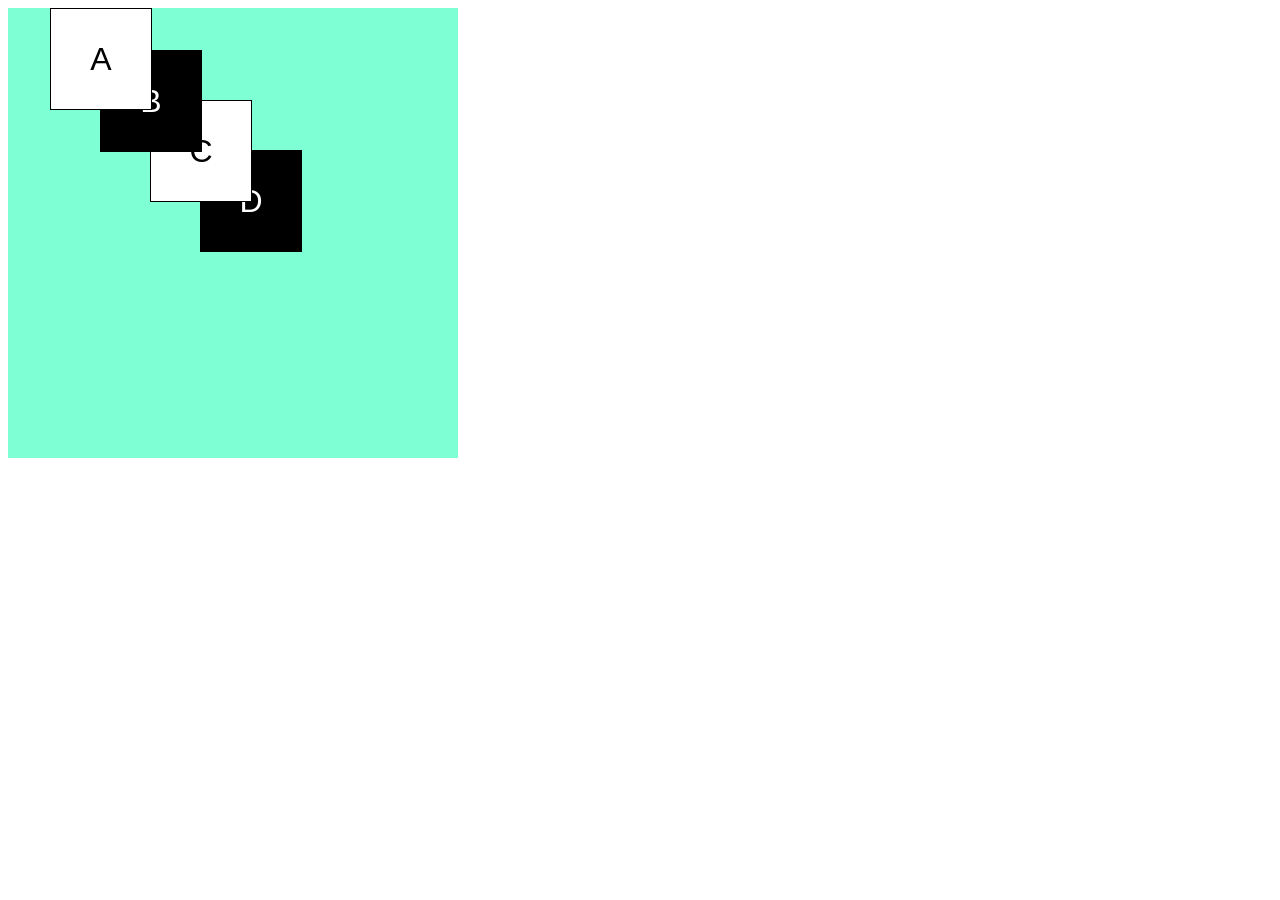
<file: index.html>
<!doctype html>
<html lang="en">
  <head>
    <meta charset="UTF-8" />
    <meta name="viewport" content="width=device-width, initial-scale=1.0" />
    <title>Document</title>
    <link rel="stylesheet" href="style.css" />
  </head>
  <body>
    <section>
      <div id="a">A</div>
      <div id="b">B</div>
      <div id="c">C</div>
      <div id="d">D</div>
    </section>
  </body>
</html>
</file>
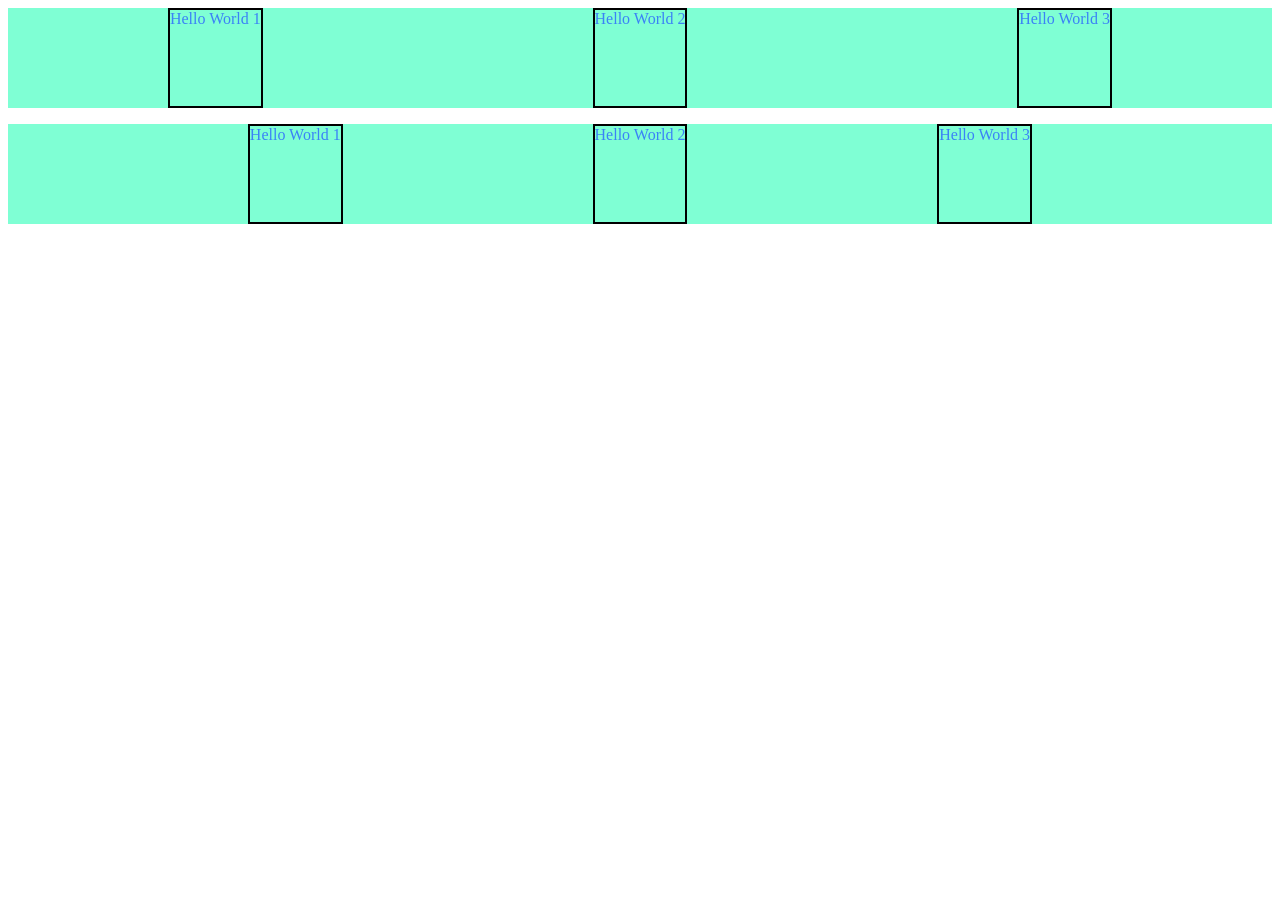
<file: css-flex/index.html>
<!DOCTYPE html>
<html lang="en">
<head>
    <meta charset="UTF-8">
    <meta name="viewport" content="width=device-width, initial-scale=1.0">
    <link rel="stylesheet" href="style.css">
    <title>Document</title>
</head>
<body>
    <section>
        <div class="a">Hello World 1</div>
        <div class="b">Hello World 2</div>
        <div class="c">Hello World 3</div>
    </section>
    <p></p>
    <section class="s2">
        <div class="a">Hello World 1</div>
        <div class="b">Hello World 2</div>
        <div class="c">Hello World 3</div>
    </section>
</body>
</html>
</file>
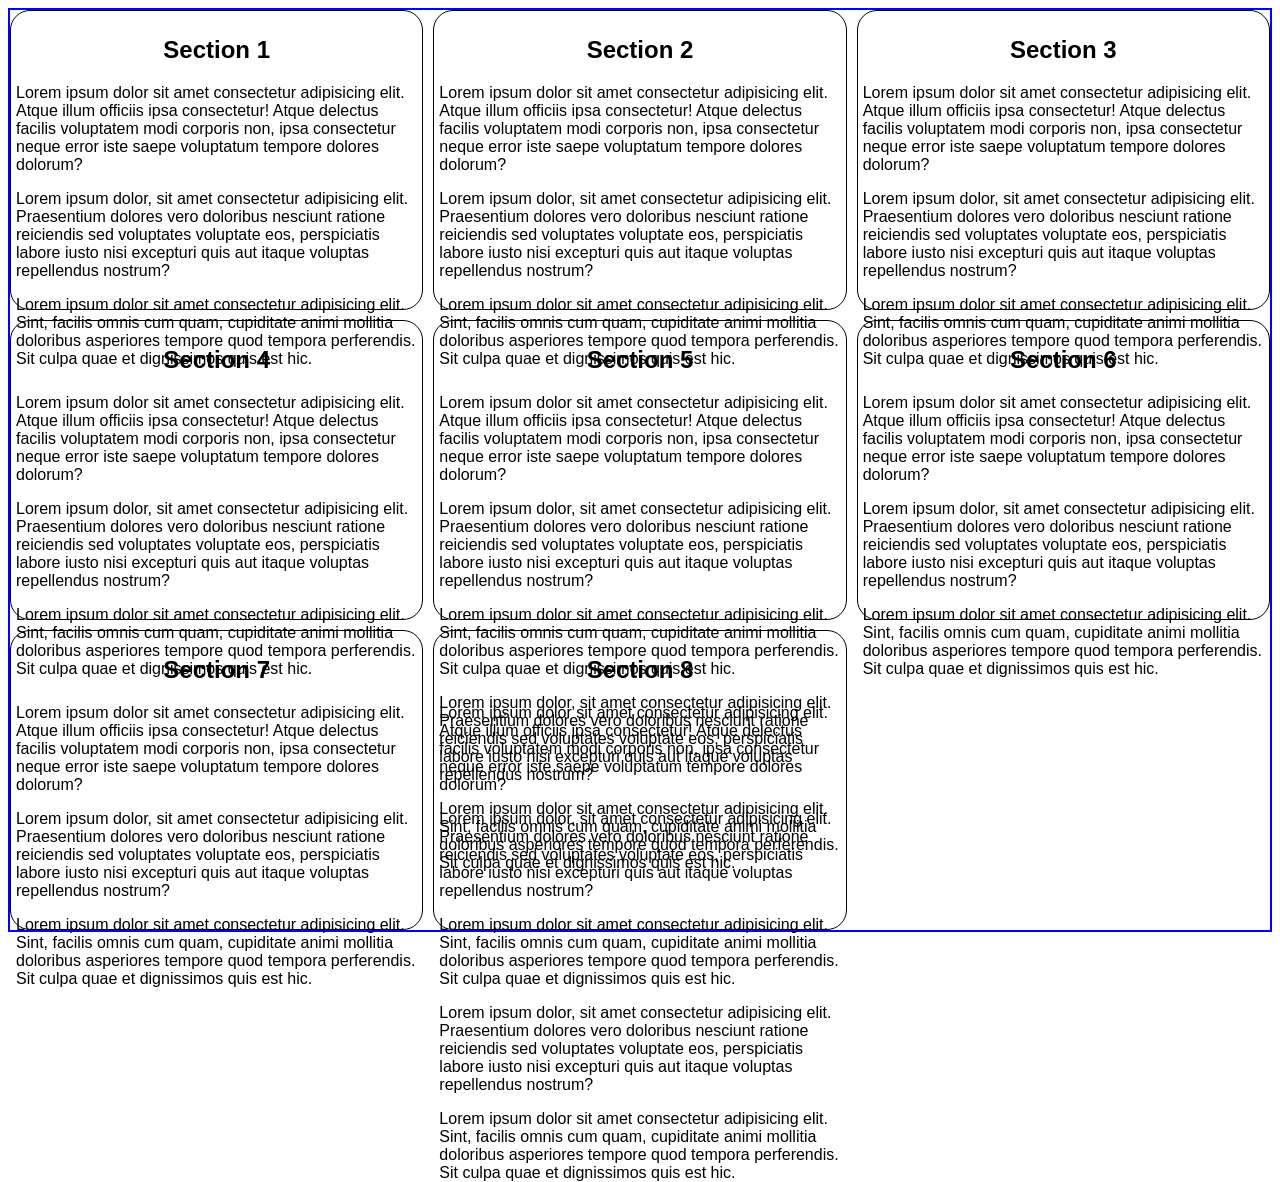
<file: css-grid/index.html>
<!DOCTYPE html>
<html lang="en">
<head>
    <meta charset="UTF-8">
    <meta name="viewport" content="width=device-width, initial-scale=1.0">
    <link rel="stylesheet" href="style.css">
    <title>CSS Grid</title>
</head>
<body>
    <main>
        <section>
            <h2>Section 1</h2>
            <p>Lorem ipsum dolor sit amet consectetur adipisicing elit. Atque illum officiis ipsa consectetur! Atque delectus facilis voluptatem modi corporis non, ipsa consectetur neque error iste saepe voluptatum tempore dolores dolorum?</p>
            <p>Lorem ipsum dolor, sit amet consectetur adipisicing elit. Praesentium dolores vero doloribus nesciunt ratione reiciendis sed voluptates voluptate eos, perspiciatis labore iusto nisi excepturi quis aut itaque voluptas repellendus nostrum?</p>
            <p>Lorem ipsum dolor sit amet consectetur adipisicing elit. Sint, facilis omnis cum quam, cupiditate animi mollitia doloribus asperiores tempore quod tempora perferendis. Sit culpa quae et dignissimos quis est hic.</p>
        </section>

        <section>
            <h2>Section 2</h2>
            <p>Lorem ipsum dolor sit amet consectetur adipisicing elit. Atque illum officiis ipsa consectetur! Atque delectus facilis voluptatem modi corporis non, ipsa consectetur neque error iste saepe voluptatum tempore dolores dolorum?</p>
            <p>Lorem ipsum dolor, sit amet consectetur adipisicing elit. Praesentium dolores vero doloribus nesciunt ratione reiciendis sed voluptates voluptate eos, perspiciatis labore iusto nisi excepturi quis aut itaque voluptas repellendus nostrum?</p>
            <p>Lorem ipsum dolor sit amet consectetur adipisicing elit. Sint, facilis omnis cum quam, cupiditate animi mollitia doloribus asperiores tempore quod tempora perferendis. Sit culpa quae et dignissimos quis est hic.</p>
        </section>

        <section>
            <h2>Section 3</h2>
            <p>Lorem ipsum dolor sit amet consectetur adipisicing elit. Atque illum officiis ipsa consectetur! Atque delectus facilis voluptatem modi corporis non, ipsa consectetur neque error iste saepe voluptatum tempore dolores dolorum?</p>
            <p>Lorem ipsum dolor, sit amet consectetur adipisicing elit. Praesentium dolores vero doloribus nesciunt ratione reiciendis sed voluptates voluptate eos, perspiciatis labore iusto nisi excepturi quis aut itaque voluptas repellendus nostrum?</p>
            <p>Lorem ipsum dolor sit amet consectetur adipisicing elit. Sint, facilis omnis cum quam, cupiditate animi mollitia doloribus asperiores tempore quod tempora perferendis. Sit culpa quae et dignissimos quis est hic.</p>
        </section>

        <section>
            <h2>Section 4</h2>
            <p>Lorem ipsum dolor sit amet consectetur adipisicing elit. Atque illum officiis ipsa consectetur! Atque delectus facilis voluptatem modi corporis non, ipsa consectetur neque error iste saepe voluptatum tempore dolores dolorum?</p>
            <p>Lorem ipsum dolor, sit amet consectetur adipisicing elit. Praesentium dolores vero doloribus nesciunt ratione reiciendis sed voluptates voluptate eos, perspiciatis labore iusto nisi excepturi quis aut itaque voluptas repellendus nostrum?</p>
            <p>Lorem ipsum dolor sit amet consectetur adipisicing elit. Sint, facilis omnis cum quam, cupiditate animi mollitia doloribus asperiores tempore quod tempora perferendis. Sit culpa quae et dignissimos quis est hic.</p>
        </section>

        <section>
            <h2>Section 5</h2>
            <p>Lorem ipsum dolor sit amet consectetur adipisicing elit. Atque illum officiis ipsa consectetur! Atque delectus facilis voluptatem modi corporis non, ipsa consectetur neque error iste saepe voluptatum tempore dolores dolorum?</p>
            <p>Lorem ipsum dolor, sit amet consectetur adipisicing elit. Praesentium dolores vero doloribus nesciunt ratione reiciendis sed voluptates voluptate eos, perspiciatis labore iusto nisi excepturi quis aut itaque voluptas repellendus nostrum?</p>
            <p>Lorem ipsum dolor sit amet consectetur adipisicing elit. Sint, facilis omnis cum quam, cupiditate animi mollitia doloribus asperiores tempore quod tempora perferendis. Sit culpa quae et dignissimos quis est hic.</p>
            <p>Lorem ipsum dolor, sit amet consectetur adipisicing elit. Praesentium dolores vero doloribus nesciunt ratione reiciendis sed voluptates voluptate eos, perspiciatis labore iusto nisi excepturi quis aut itaque voluptas repellendus nostrum?</p>
            <p>Lorem ipsum dolor sit amet consectetur adipisicing elit. Sint, facilis omnis cum quam, cupiditate animi mollitia doloribus asperiores tempore quod tempora perferendis. Sit culpa quae et dignissimos quis est hic.</p>
        </section>

        <section>
            <h2>Section 6</h2>
            <p>Lorem ipsum dolor sit amet consectetur adipisicing elit. Atque illum officiis ipsa consectetur! Atque delectus facilis voluptatem modi corporis non, ipsa consectetur neque error iste saepe voluptatum tempore dolores dolorum?</p>
            <p>Lorem ipsum dolor, sit amet consectetur adipisicing elit. Praesentium dolores vero doloribus nesciunt ratione reiciendis sed voluptates voluptate eos, perspiciatis labore iusto nisi excepturi quis aut itaque voluptas repellendus nostrum?</p>
            <p>Lorem ipsum dolor sit amet consectetur adipisicing elit. Sint, facilis omnis cum quam, cupiditate animi mollitia doloribus asperiores tempore quod tempora perferendis. Sit culpa quae et dignissimos quis est hic.</p>
        </section>

        <section>
            <h2>Section 7</h2>
            <p>Lorem ipsum dolor sit amet consectetur adipisicing elit. Atque illum officiis ipsa consectetur! Atque delectus facilis voluptatem modi corporis non, ipsa consectetur neque error iste saepe voluptatum tempore dolores dolorum?</p>
            <p>Lorem ipsum dolor, sit amet consectetur adipisicing elit. Praesentium dolores vero doloribus nesciunt ratione reiciendis sed voluptates voluptate eos, perspiciatis labore iusto nisi excepturi quis aut itaque voluptas repellendus nostrum?</p>
            <p>Lorem ipsum dolor sit amet consectetur adipisicing elit. Sint, facilis omnis cum quam, cupiditate animi mollitia doloribus asperiores tempore quod tempora perferendis. Sit culpa quae et dignissimos quis est hic.</p>
        </section>

        <section>
            <h2>Section 8</h2>
            <p>Lorem ipsum dolor sit amet consectetur adipisicing elit. Atque illum officiis ipsa consectetur! Atque delectus facilis voluptatem modi corporis non, ipsa consectetur neque error iste saepe voluptatum tempore dolores dolorum?</p>
            <p>Lorem ipsum dolor, sit amet consectetur adipisicing elit. Praesentium dolores vero doloribus nesciunt ratione reiciendis sed voluptates voluptate eos, perspiciatis labore iusto nisi excepturi quis aut itaque voluptas repellendus nostrum?</p>
            <p>Lorem ipsum dolor sit amet consectetur adipisicing elit. Sint, facilis omnis cum quam, cupiditate animi mollitia doloribus asperiores tempore quod tempora perferendis. Sit culpa quae et dignissimos quis est hic.</p>
            <p>Lorem ipsum dolor, sit amet consectetur adipisicing elit. Praesentium dolores vero doloribus nesciunt ratione reiciendis sed voluptates voluptate eos, perspiciatis labore iusto nisi excepturi quis aut itaque voluptas repellendus nostrum?</p>
            <p>Lorem ipsum dolor sit amet consectetur adipisicing elit. Sint, facilis omnis cum quam, cupiditate animi mollitia doloribus asperiores tempore quod tempora perferendis. Sit culpa quae et dignissimos quis est hic.</p>
        </section>
    </main>
</body>
</html>
</file>
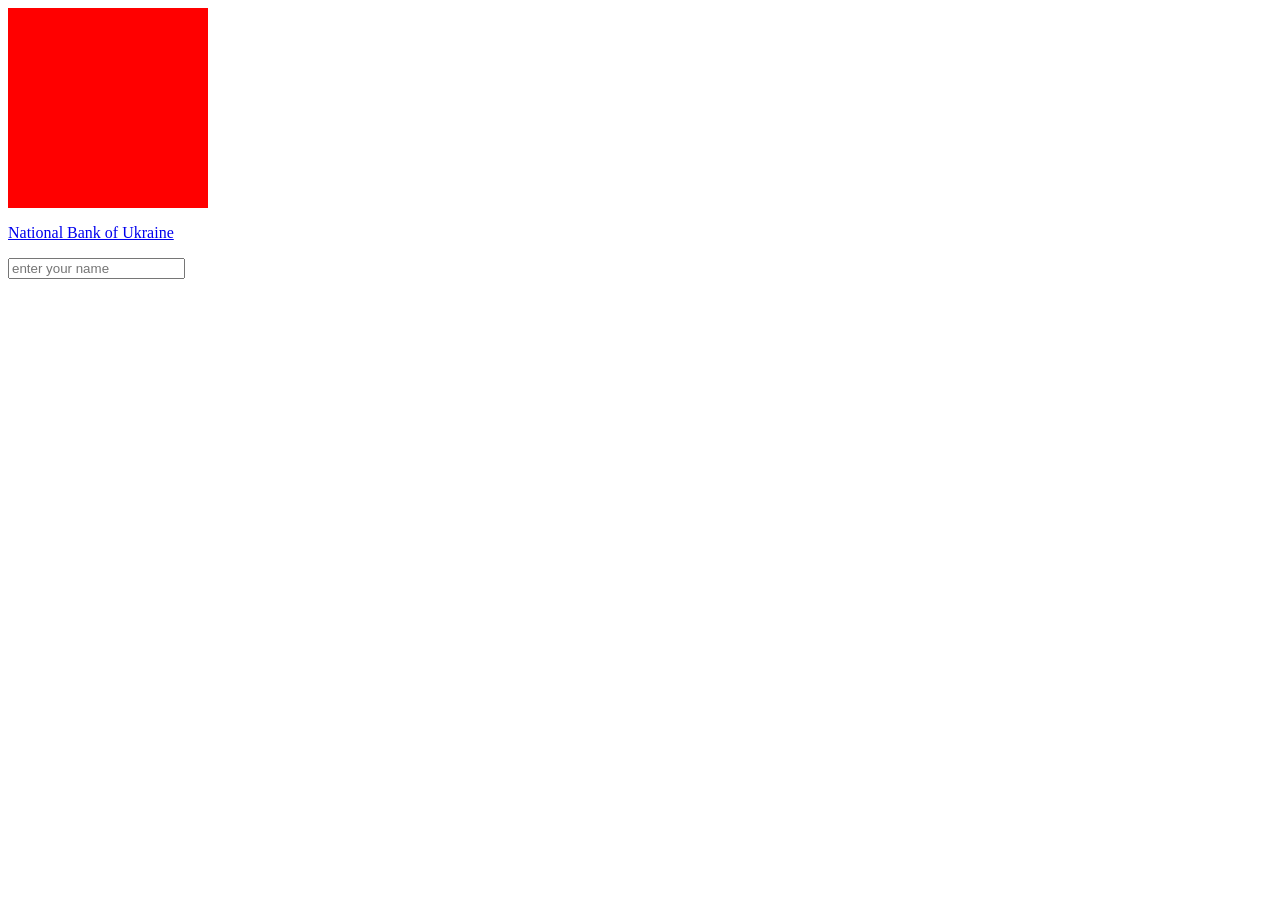
<file: js-events/index.html>
<!DOCTYPE html>
<html lang="en">
<head>
    <meta charset="UTF-8">
    <meta name="viewport" content="width=device-width, initial-scale=1.0">
    <title>JS Events (Capturing / Bubbling)</title>
    <link rel="stylesheet" href="style.css">
</head>
<body>
    <div id="A">
    </div>
    <p>
        <a href="https://bank.gov.ua" target="_blank">National Bank of Ukraine</a>
    </p>
    <p>
        <input type="text" name="user" placeholder="enter your name" id="user">
    </p>
    <script src="script.js"></script>
</body>
</html>
</file>
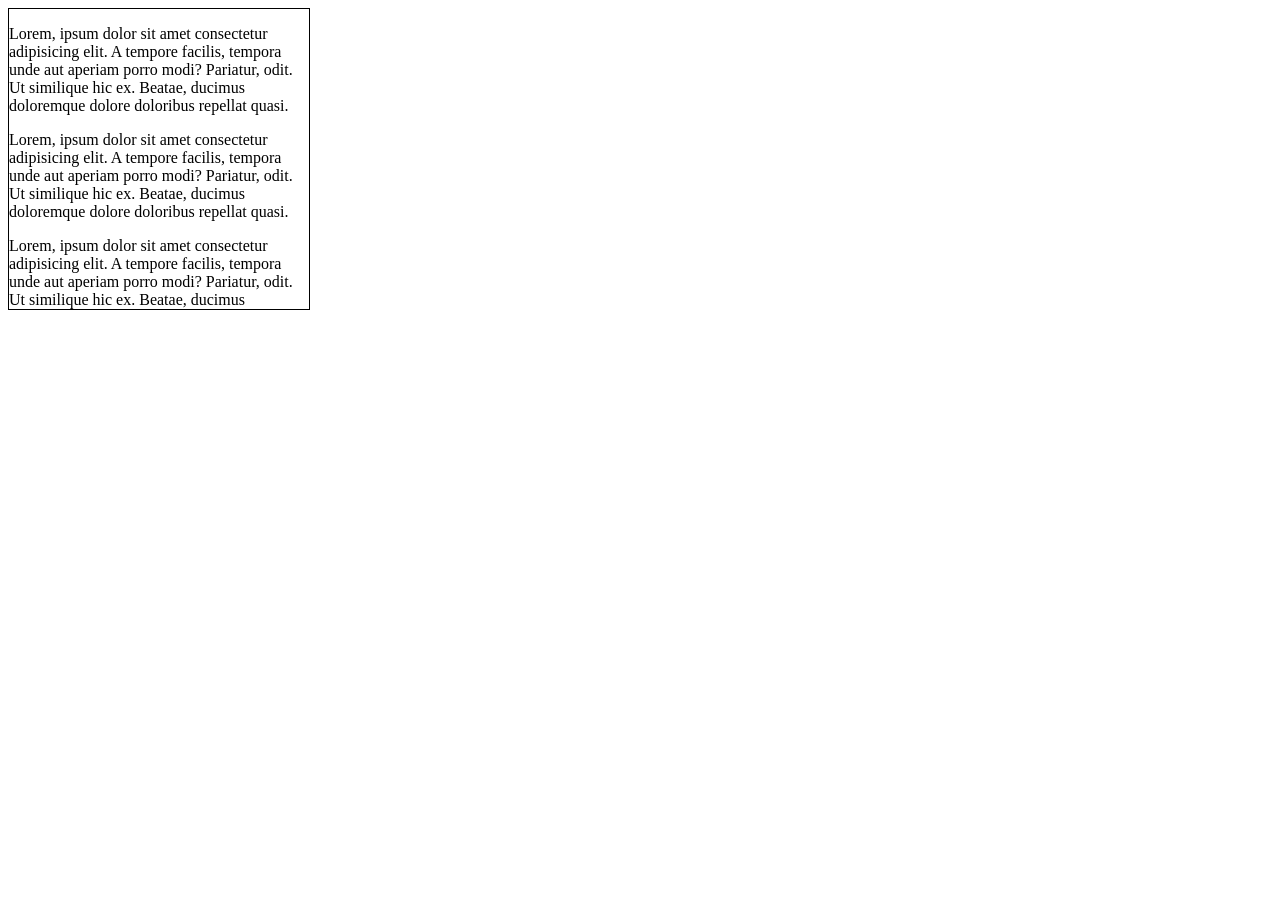
<file: overflow/index.html>
<!DOCTYPE html>
<html lang="en">
<head>
    <meta charset="UTF-8">
    <meta name="viewport" content="width=device-width, initial-scale=1.0">
    <title>Document</title>
    <link rel="stylesheet" href="style.css">
</head>
<body>
    <main>
        <article>
            <p>Lorem, ipsum dolor sit amet consectetur adipisicing elit. A tempore facilis, tempora unde aut aperiam porro modi? Pariatur, odit. Ut similique hic ex. Beatae, ducimus doloremque dolore doloribus repellat quasi.</p>
            <p>Lorem, ipsum dolor sit amet consectetur adipisicing elit. A tempore facilis, tempora unde aut aperiam porro modi? Pariatur, odit. Ut similique hic ex. Beatae, ducimus doloremque dolore doloribus repellat quasi.</p>
            <p>Lorem, ipsum dolor sit amet consectetur adipisicing elit. A tempore facilis, tempora unde aut aperiam porro modi? Pariatur, odit. Ut similique hic ex. Beatae, ducimus doloremque dolore doloribus repellat quasi.</p>
            <p>Lorem, ipsum dolor sit amet consectetur adipisicing elit. A tempore facilis, tempora unde aut aperiam porro modi? Pariatur, odit. Ut similique hic ex. Beatae, ducimus doloremque dolore doloribus repellat quasi.</p>
            <p>Lorem, ipsum dolor sit amet consectetur adipisicing elit. A tempore facilis, tempora unde aut aperiam porro modi? Pariatur, odit. Ut similique hic ex. Beatae, ducimus doloremque dolore doloribus repellat quasi.</p>
            <p>Lorem, ipsum dolor sit amet consectetur adipisicing elit. A tempore facilis, tempora unde aut aperiam porro modi? Pariatur, odit. Ut similique hic ex. Beatae, ducimus doloremque dolore doloribus repellat quasi.</p>
            <p>Lorem, ipsum dolor sit amet consectetur adipisicing elit. A tempore facilis, tempora unde aut aperiam porro modi? Pariatur, odit. Ut similique hic ex. Beatae, ducimus doloremque dolore doloribus repellat quasi.</p>
        </article>
    </main>
</body>
</html>
</file>
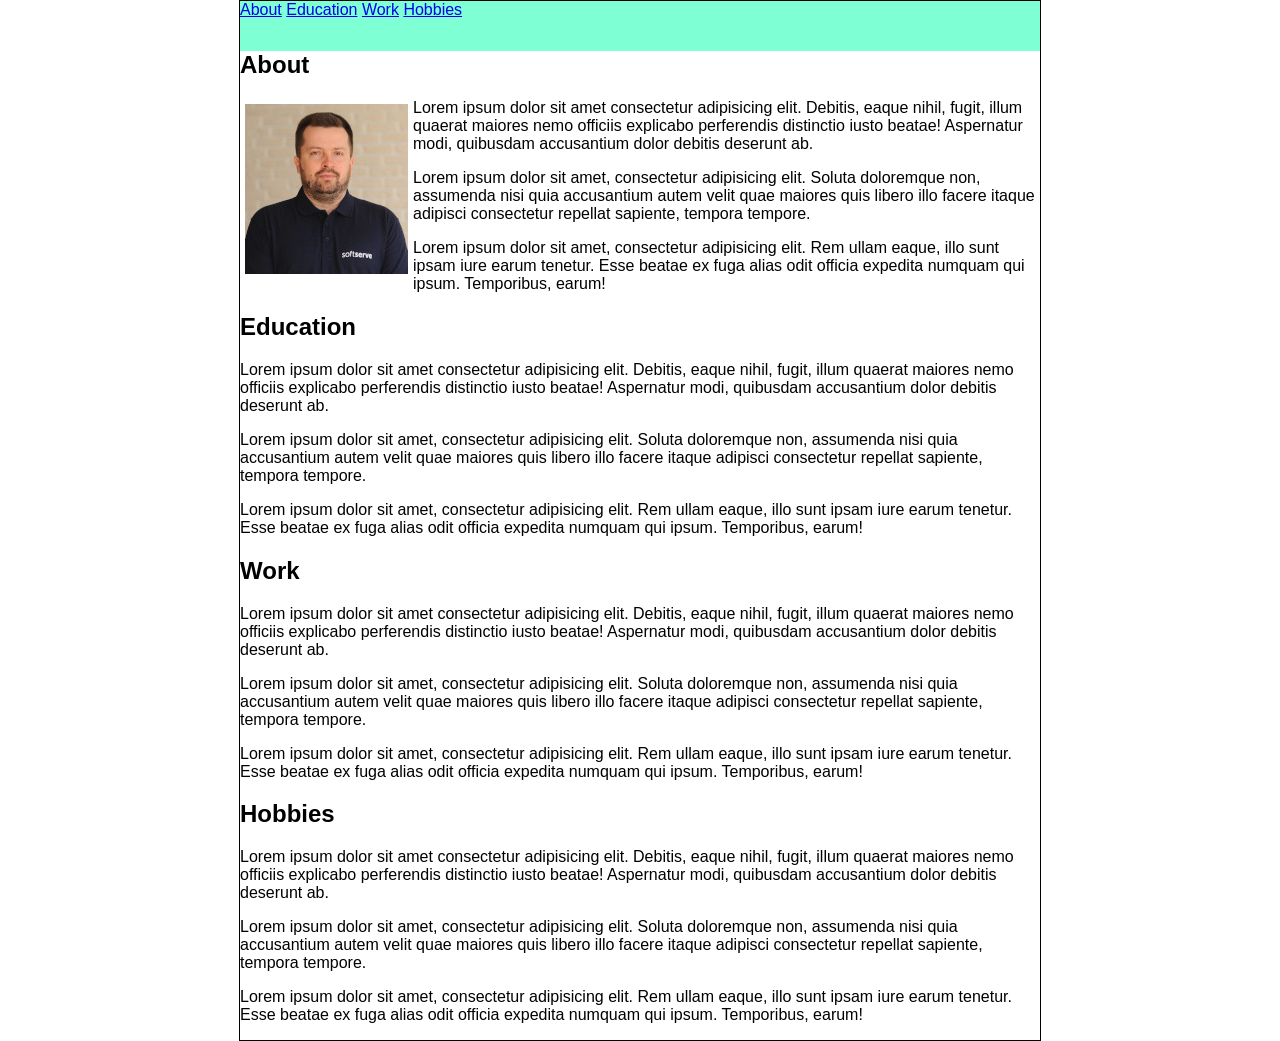
<file: pos-fixed/index.html>
<!DOCTYPE html>
<html lang="en">
<head>
    <meta charset="UTF-8">
    <meta name="viewport" content="width=device-width, initial-scale=1.0">
    <link rel="stylesheet" href="style.css">
    <title>About Me</title>
</head>
<body>
    <header>
        <nav>
            <a href="#about">About</a>
            <a href="#education">Education</a>
            <a href="#work">Work</a>
            <a href="#hobbies">Hobbies</a>
        </nav>
    </header>
    <main>
        <article>
            <section>
                <h2 id="about">About</h2>
                <img src="./images/photo.jpg" alt="profile photo">
                <p>Lorem ipsum dolor sit amet consectetur adipisicing elit. Debitis, eaque nihil, fugit, illum quaerat maiores nemo officiis explicabo perferendis distinctio iusto beatae! Aspernatur modi, quibusdam accusantium dolor debitis deserunt ab.</p>
                <p>Lorem ipsum dolor sit amet, consectetur adipisicing elit. Soluta doloremque non, assumenda nisi quia accusantium autem velit quae maiores quis libero illo facere itaque adipisci consectetur repellat sapiente, tempora tempore.</p>
                <p>Lorem ipsum dolor sit amet, consectetur adipisicing elit. Rem ullam eaque, illo sunt ipsam iure earum tenetur. Esse beatae ex fuga alias odit officia expedita numquam qui ipsum. Temporibus, earum!</p>
            </section>
            <section>
                <h2 id="education">Education</h2>
                <p>Lorem ipsum dolor sit amet consectetur adipisicing elit. Debitis, eaque nihil, fugit, illum quaerat maiores nemo officiis explicabo perferendis distinctio iusto beatae! Aspernatur modi, quibusdam accusantium dolor debitis deserunt ab.</p>
                <p>Lorem ipsum dolor sit amet, consectetur adipisicing elit. Soluta doloremque non, assumenda nisi quia accusantium autem velit quae maiores quis libero illo facere itaque adipisci consectetur repellat sapiente, tempora tempore.</p>
                <p>Lorem ipsum dolor sit amet, consectetur adipisicing elit. Rem ullam eaque, illo sunt ipsam iure earum tenetur. Esse beatae ex fuga alias odit officia expedita numquam qui ipsum. Temporibus, earum!</p>
            </section>
            <section>
                <h2 id="Work">Work</h2>
                <p>Lorem ipsum dolor sit amet consectetur adipisicing elit. Debitis, eaque nihil, fugit, illum quaerat maiores nemo officiis explicabo perferendis distinctio iusto beatae! Aspernatur modi, quibusdam accusantium dolor debitis deserunt ab.</p>
                <p>Lorem ipsum dolor sit amet, consectetur adipisicing elit. Soluta doloremque non, assumenda nisi quia accusantium autem velit quae maiores quis libero illo facere itaque adipisci consectetur repellat sapiente, tempora tempore.</p>
                <p>Lorem ipsum dolor sit amet, consectetur adipisicing elit. Rem ullam eaque, illo sunt ipsam iure earum tenetur. Esse beatae ex fuga alias odit officia expedita numquam qui ipsum. Temporibus, earum!</p>
            </section>
            <section>
                <h2 id="hobbies">Hobbies</h2>
                <p>Lorem ipsum dolor sit amet consectetur adipisicing elit. Debitis, eaque nihil, fugit, illum quaerat maiores nemo officiis explicabo perferendis distinctio iusto beatae! Aspernatur modi, quibusdam accusantium dolor debitis deserunt ab.</p>
                <p>Lorem ipsum dolor sit amet, consectetur adipisicing elit. Soluta doloremque non, assumenda nisi quia accusantium autem velit quae maiores quis libero illo facere itaque adipisci consectetur repellat sapiente, tempora tempore.</p>
                <p>Lorem ipsum dolor sit amet, consectetur adipisicing elit. Rem ullam eaque, illo sunt ipsam iure earum tenetur. Esse beatae ex fuga alias odit officia expedita numquam qui ipsum. Temporibus, earum!</p>
            </section>            
        </article>
    </main>
</body>
</html>
</file>
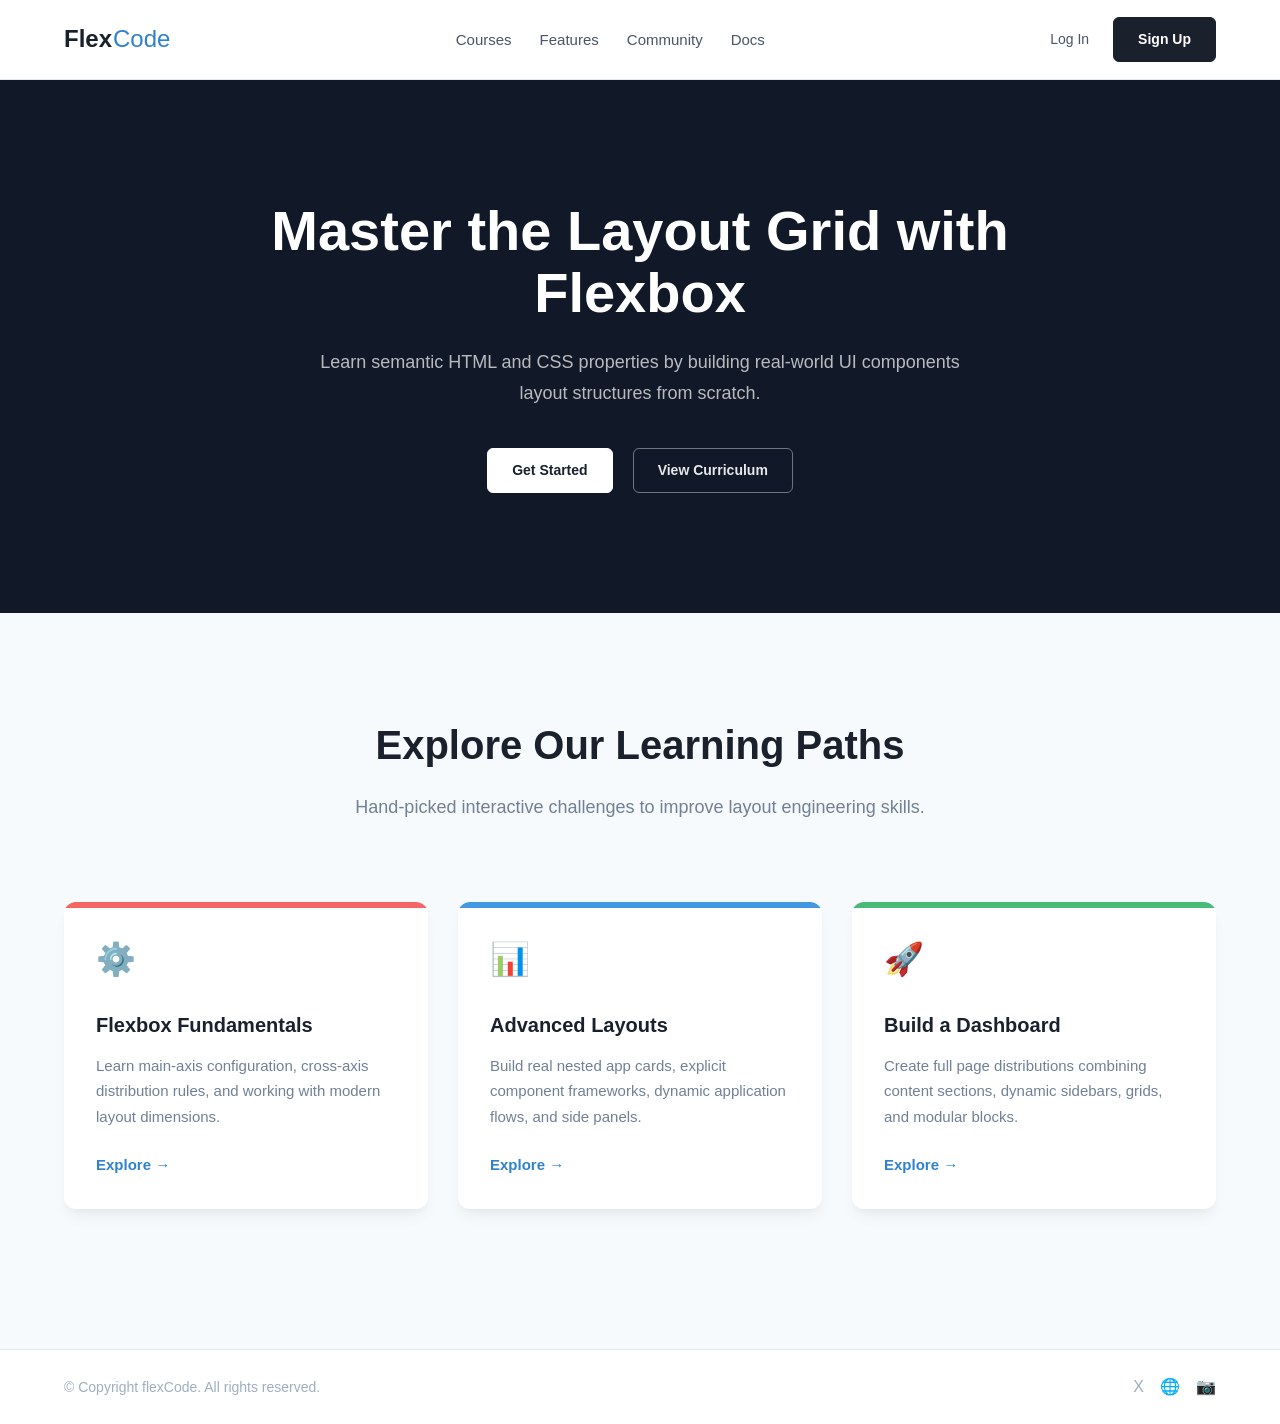
<file: css-flex/hw/index.html>
<!DOCTYPE html>
<html lang="en">
<head>
    <meta charset="UTF-8">
    <meta name="viewport" content="width=device-width, initial-scale=1.0">
    <title>FlexCode - Homework Solution</title>
    <link rel="stylesheet" href="style.css">
    <!-- Optional: Add Google Fonts link forInter here -->
</head>
<body>

    <!-- Header Section -->
    <header class="main-header">
        <div class="container header-container">
            <a href="#" class="logo">
                <span class="logo-bold">Flex</span><span class="logo-light">Code</span>
            </a>
            <nav class="main-nav">
                <ul>
                    <li><a href="#">Courses</a></li>
                    <li><a href="#">Features</a></li>
                    <li><a href="#">Community</a></li>
                    <li><a href="#">Docs</a></li>
                </ul>
            </nav>
            <div class="header-actions">
                <a href="#" class="btn btn-text">Log In</a>
                <a href="#" class="btn btn-primary">Sign Up</a>
            </div>
        </div>
    </header>

    <!-- Hero Section -->
    <section class="hero">
        <div class="container hero-container">
            <h1>Master the Layout Grid with Flexbox</h1>
            <p>Learn semantic HTML and CSS properties by building real-world UI components layout structures from scratch.</p>
            <div class="hero-btns">
                <a href="#" class="btn btn-white">Get Started</a>
                <a href="#" class="btn btn-outline">View Curriculum</a>
            </div>
        </div>
    </section>

    <!-- Paths Section (Main Body) -->
    <main class="paths-section">
        <div class="container paths-container">
            <h2 class="section-title">Explore Our Learning Paths</h2>
            <p class="section-subtitle">Hand-picked interactive challenges to improve layout engineering skills.</p>

            <div class="card-grid">
                <!-- Card 1 -->
                <article class="path-card card-red">
                    <div class="card-content">
                        <div class="card-icon">⚙️</div>
                        <h3>Flexbox Fundamentals</h3>
                        <p>Learn main-axis configuration, cross-axis distribution rules, and working with modern layout dimensions.</p>
                    </div>
                    <a href="#" class="card-link">Explore &rarr;</a>
                </article>

                <!-- Card 2 -->
                <article class="path-card card-blue">
                    <div class="card-content">
                        <div class="card-icon">📊</div>
                        <h3>Advanced Layouts</h3>
                        <p>Build real nested app cards, explicit component frameworks, dynamic application flows, and side panels.</p>
                    </div>
                    <a href="#" class="card-link">Explore &rarr;</a>
                </article>

                <!-- Card 3 -->
                <article class="path-card card-green">
                    <div class="card-content">
                        <div class="card-icon">🚀</div>
                        <h3>Build a Dashboard</h3>
                        <p>Create full page distributions combining content sections, dynamic sidebars, grids, and modular blocks.</p>
                    </div>
                    <a href="#" class="card-link">Explore &rarr;</a>
                </article>
            </div>
        </div>
    </main>

    <!-- Footer Section -->
    <footer class="main-footer">
        <div class="container footer-container">
            <p class="copyright">&copy; Copyright flexCode. All rights reserved.</p>
            <div class="social-links">
                <!-- Simple placeholders, replace with actual icons if needed -->
                <a href="#" title="Twitter/X">X</a>
                <a href="#" title="Website">🌐</a>
                <a href="#" title="GitHub/Code">📷</a>
            </div>
        </div>
    </footer
>

</body>
</html>
</file>
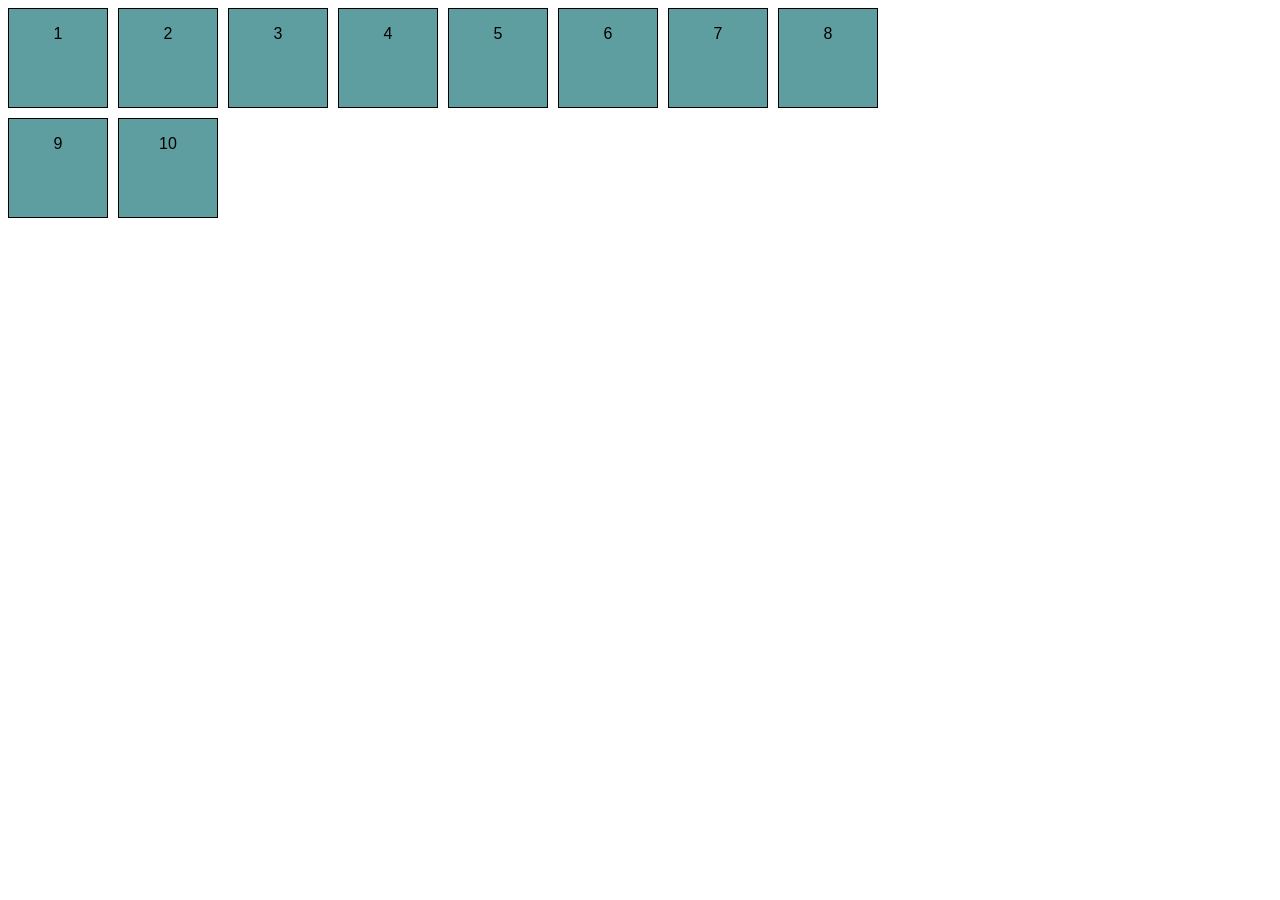
<file: css-grid/grid-8x8/index.html>
<!DOCTYPE html>
<html lang="en">
<head>
    <meta charset="UTF-8">
    <meta name="viewport" content="width=device-width, initial-scale=1.0">
    <title>Document</title>
    <link rel="stylesheet" href="style.css">
</head>
<body>
    <main></main>
    <script src="script.js"></script>
    <script src="example.js"></script>
</body>
</html>
</file>
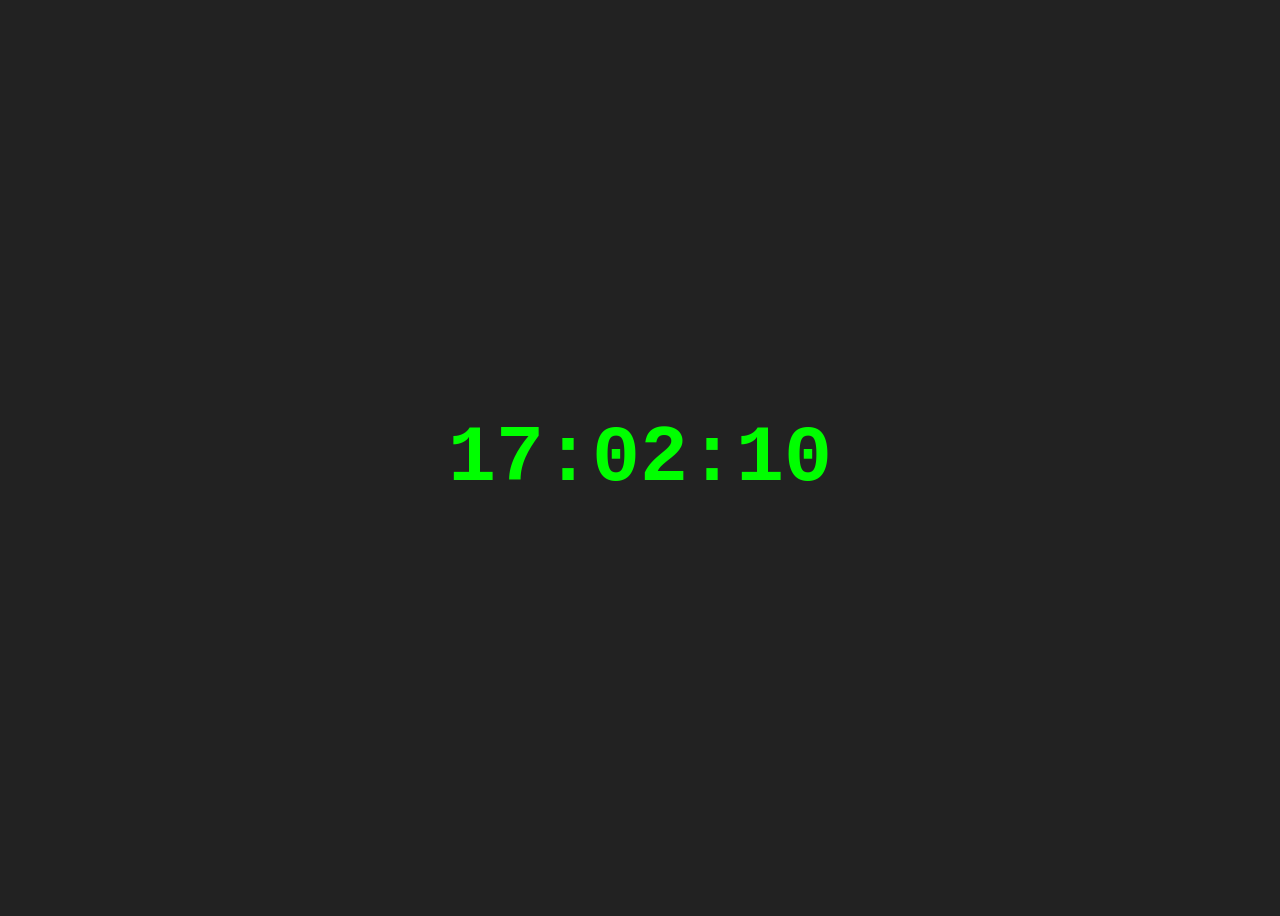
<file: js-events/timer/index.html>
<!DOCTYPE html>
<html>
<head>
  <title>Digital Clock</title>
  <link rel="stylesheet" href="style.css">
</head>
<body>

  <!-- This is where the time will show up -->
  <div id="clock">00:00:00</div>
  <script src="script.js"></script>

</body>
</html>
</file>
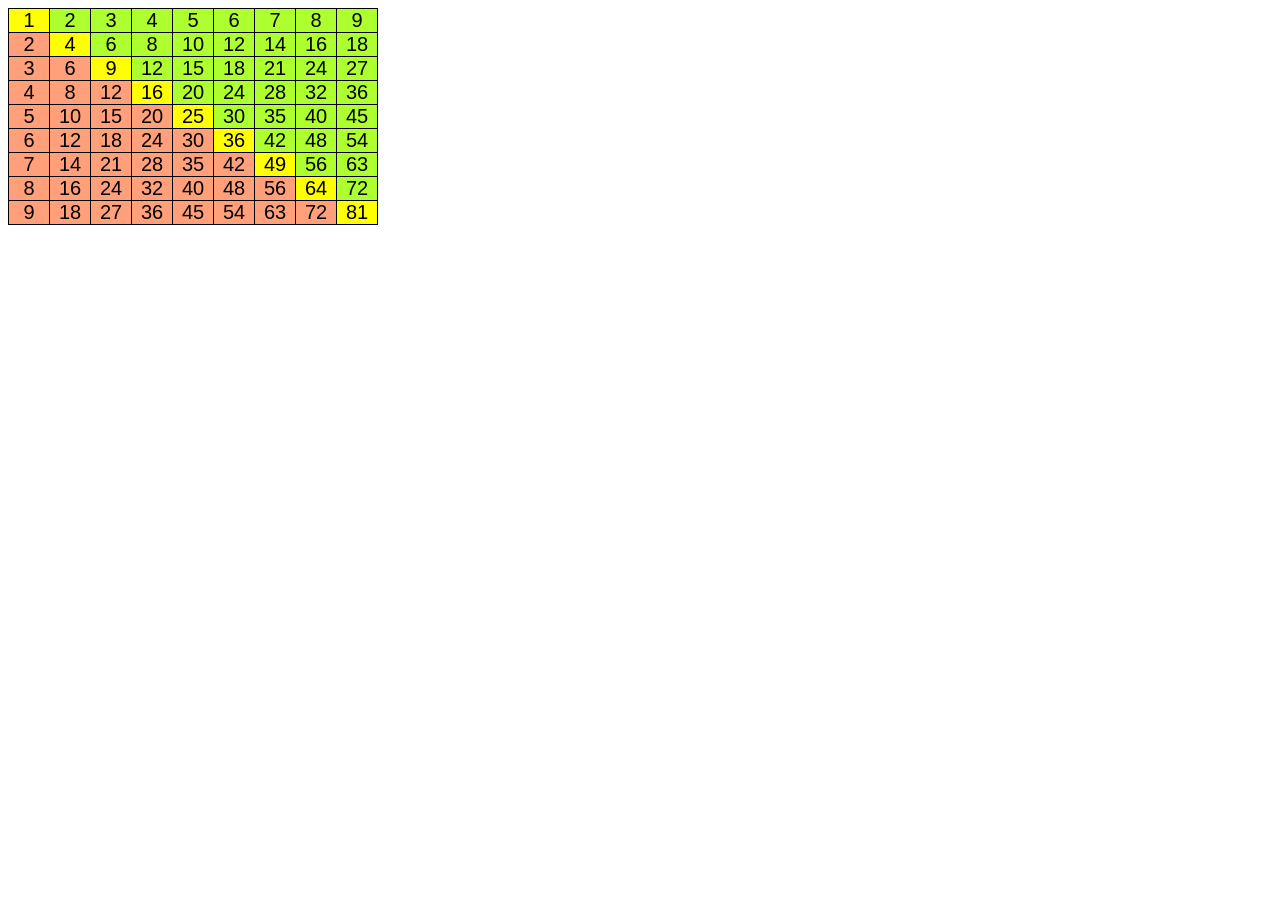
<file: js-oop/Pifagor/index.html>
<!DOCTYPE html>
<html lang="en">
<head>
    <meta charset="UTF-8">
    <meta name="viewport" content="width=device-width, initial-scale=1.0">
    <title>Document</title>
    <link rel="stylesheet" href="style.css">
</head>
<body>
    <main></main>
    <script src="script.js"></script>
</body>
</html>
</file>
<file: style.css>
body {
    font-family: Verdana, Geneva, Tahoma, sans-serif;
}

div {
    width: 100px;
    height: 100px;
    border: 1px solid #000;
    text-align: center;
    font-size: 2em;
    line-height: 100px;
    position: absolute;
}

section {
    width: 450px;
    height: 450px;
    background-color: aquamarine;
}

#a {
    background-color: white;
    left: 50px;
    z-index: 20;
}

#b {
    background-color: black;
    color: white;
    left: 100px;
    top: 50px;
    z-index: 11;
}

#c {
    background-color: white;
    left: 150px;
    top: 100px;
    z-index: 10;
}

#d {
    background-color: black;
    color: white;
    left: 200px;
    top: 150px;
}
</file>
<file: css-flex/style.css>
section {
    /* width: 600px; */
    min-height: 100px;
    display: flex;
    background-color: aquamarine;
    justify-content: space-around;
    gap: 10px;
    color: #3b82f6;
}

div {
    border: 2px solid #000;
}

.s2 {
    justify-content: space-evenly;
}

.a {
    flex-shrink: 2;

}

.b {
    flex-shrink: 2;

}

.c {
    flex-shrink: 2;
}
</file>
<file: css-grid/style.css>
body {
    font-family: Verdana, Geneva, Tahoma, sans-serif;
    font-size: 16px;
}

main {
    display: grid;
    border: 2px solid blue;
    grid-template-columns: repeat(3, 1fr);
    /*grid-template-rows: repeat(2, 1fr); */
    gap: 10px;
    grid-auto-rows: minmax(200px, 300px);
}

section {
    border: 1px solid #000;
    border-radius: 20px;
    padding: 5px;
}

section h2 {
    text-align: center;
}
</file>
<file: js-events/style.css>
#A {
    width: 200px;
    height: 200px;
    background-color: red;
}
</file>
<file: overflow/style.css>
article {
    width: 300px;
    height: 300px;
    border: 1px solid #000;
    overflow-y: scroll;
}
</file>
<file: pos-fixed/style.css>
body {
    font-family: Verdana, Geneva, Tahoma, sans-serif;
    margin: 0 auto;
    width: 800px;
    /* border: 1px solid #000; */
    border-width: 1px;
    border-style: solid;
    border-color: #000;
}

header {
    background-color: aquamarine;
    min-height: 50px;
    width: inherit;
    position: fixed;
}

main {
    margin-top: 50px;
}

section > h2 {
    scroll-margin-top: 80px;
}

img {
    float: left;
    margin: 5px;
}
</file>
<file: css-flex/hw/style.css>
/* --- CSS Reset and Global Styles --- */
*, *::before, *::after {
    box-sizing: border-box;
}

body, h1, h2, h3, p, ul {
    margin: 0;
    padding: 0;
}

body {
    font-family: -apple-system, BlinkMacSystemFont, "Segoe UI", Roboto, Helvetica, Arial, sans-serif;
    line-height: 1.6;
    color: #4a5568; /* Slate gray */
    background-color: #f7fafc; /* Very light gray */
}

a {
    text-decoration: none;
    color: inherit;
    transition: color 0.2s ease-in-out;
}

ul {
    list-style: none;
}

/* --- Layout Utility Classes --- */
.container {
    width: 100%;
    max-width: 1200px;
    margin: 0 auto;
    padding: 0 24px;
}

/* --- Common Components (Buttons) --- */
.btn {
    display: inline-block;
    padding: 10px 24px;
    border-radius: 6px;
    font-weight: 600;
    font-size: 14px;
    cursor: pointer;
    text-align: center;
}

.btn-primary {
    background-color: #1a202c; /* Dark navy */
    color: #fff;
    border: 1px solid #1a202c;
}

.btn-primary:hover {
    background-color: #2d3748;
}

.btn-white {
    background-color: #fff;
    color: #1a202c;
    border: 1px solid #fff;
}

.btn-outline {
    background-color: transparent;
    border: 1px solid rgba(255, 255, 255, 0.4);
    color: rgba(255, 255, 255, 0.9);
}

.btn-outline:hover {
    border-color: rgba(255, 255, 255, 0.8);
    background-color: rgba(255, 255, 255, 0.05);
}

.btn-text {
    padding: 10px 0;
    font-weight: 500;
}

.btn-text:hover {
    color: #1a202c;
}


/* --- 1. Header Styles --- */
.main-header {
    background-color: #fff;
    border-bottom: 1px solid #e2e8f0;
    height: 80px; /* Fixed height for navbar */
    display: flex;
    align-items: center;
}

.header-container {
    display: flex;
    justify-content: space-between;
    align-items: center;
}

.logo {
    font-size: 24px;
    display: flex;
    align-items: center;
}

.logo-bold {
    font-weight: 800;
    color: #1a202c;
}

.logo-light {
    font-weight: 500;
    color: #3182ce; /* Bright blue */
    margin-left: 1px;
}

.main-nav ul {
    display: flex;
    gap: 28px;
}

.main-nav a {
    font-weight: 500;
    font-size: 15px;
}

.main-nav a:hover {
    color: #1a202c;
}

.header-actions {
    display: flex;
    align-items: center;
    gap: 24px;
}


/* --- 2. Hero Section Styles --- */
.hero {
    background-color: #111827; /* Dark charcoal/navy */
    color: #fff;
    padding: 120px 0; /* Vertical spacing */
    text-align: center;
}

.hero-container {
    display: flex;
    flex-direction: column;
    align-items: center;
}

.hero h1 {
    font-size: 56px;
    font-weight: 800;
    line-height: 1.1;
    margin-bottom: 24px;
    max-width: 800px;
}

.hero p {
    font-size: 18px;
    color: rgba(255, 255, 255, 0.7);
    margin-bottom: 40px;
    max-width: 680px;
    line-height: 1.7;
}

.hero-btns {
    display: flex;
    gap: 20px;
}


/* --- 3. Main Body / Paths Section --- */
.paths-section {
    padding: 100px 0 140px; /* Adjust as needed */
}

.section-title {
    font-size: 40px;
    font-weight: 800;
    color: #1a202c;
    text-align: center;
    margin-bottom: 16px;
}

.section-subtitle {
    font-size: 18px;
    text-align: center;
    color: #718096;
    margin-bottom: 80px;
}

/* --- Card Grid Layout --- */
.card-grid {
    display: flex;
    gap: 30px; /* Space between cards */
    flex-wrap: wrap; /* Allows wrapping on smaller screens */
}

/* --- Card Styling --- */
.path-card {
    background-color: #fff;
    border-radius: 12px;
    box-shadow: 0 10px 15px -3px rgba(0, 0, 0, 0.05), 0 4px 6px -2px rgba(0, 0, 0, 0.03);
    padding: 32px;
    width: calc(33.333% - 20px); /* 3 cards per row, account for gap */
    
    /* Flex alignment inside the card itself */
    display: flex;
    flex-direction: column;
    justify-content: space-between; /* Pushes link to bottom */
    
    position: relative; /* For top border pseudo-element */
    overflow: hidden; /* Contains pseudo-element */
    transition: transform 0.2s ease-in-out, box-shadow 0.2s ease-in-out;
}

.path-card:hover {
    transform: translateY(-5px);
    box-shadow: 0 20px 25px -5px rgba(0, 0, 0, 0.1), 0 10px 10px -5px rgba(0, 0, 0, 0.04);
}

/* Top colored border (pseudo-element) */
.path-card::before {
    content: '';
    position: absolute;
    top: 0;
    left: 0;
    width: 100%;
    height: 6px;
}

/* Unique card colors */
.card-red::before { background-color: #f56565; }
.card-blue::before { background-color: #4299e1; }
.card-green::before { background-color: #48bb78; }

.card-icon {
    font-size: 32px;
    margin-bottom: 24px;
}

.path-card h3 {
    font-size: 20px;
    font-weight: 700;
    color: #1a202c;
    margin-bottom: 12px;
}

.path-card p {
    font-size: 15px;
    color: #718096;
    margin-bottom: 24px;
    line-height: 1.7;
}

.card-link {
    font-weight: 600;
    font-size: 15px;
    color: #3182ce; /* Bright blue */
    align-self: flex-start; /* Prevent full-width link */
}

.card-link:hover {
    color: #2b6cb0;
}


/* --- 4. Footer Styles --- */
.main-footer {
    background-color: #fff;
    border-top: 1px solid #e2e8f0;
    padding: 24px 0;
    margin-top: auto; /* Pushes footer down if page is short */
}

.footer-container {
    display: flex;
    justify-content: space-between;
    align-items: center;
}

.copyright {
    font-size: 14px;
    color: #a0aec0; /* Lighter slate */
}

.social-links {
    display: flex;
    gap: 16px;
    color: #a0aec0;
}

.social-links a:hover {
    color: #1a202c;
}

/* --- Mobile Responsiveness --- */
@media (max-width: 992px) {
    .card-grid {
        justify-content: center; /* Center cards if they wrap */
    }
    .path-card {
        width: calc(50% - 15px); /* 2 cards per row on tablets */
    }
}

@media (max-width: 768px) {
    .header-container, .main-nav ul, .footer-container {
        flex-direction: column;
        gap: 16px;
        text-align: center;
    }
    .hero h1 { font-size: 40px; }
    .hero p { font-size: 16px; }
    .card-grid { flex-direction: column; align-items: center; }
    .path-card { width: 100%; max-width: 480px; }
}
</file>
<file: css-grid/grid-8x8/style.css>
body {
    font-family: Verdana, Geneva, Tahoma, sans-serif;
    font-size: 16px;
}

main {
    display: grid;
    grid-template-columns: repeat(8, 100px);
    grid-template-rows: repeat(8, 100px);
    gap: 10px;
}

section {
    background-color: cadetblue;
    border: 1px solid #000;
}

section > p {
    text-align: center;
}

.item_1 {
    background-color: yellow;
    grid-column-start: 1;
    grid-column-end: 4;
    grid-row-start: 1;
    grid-row-end: 3;
    z-index: 10;
}

.item_2 {
    background-color: yellowgreen;
    /* row-start / column-start / row-end / column-end.*/
    /* grid-column-start: 2;
    grid-column-end: 3;
    grid-row-start: 2;
    grid-row-end: 3; */
    grid-area: 2 / 2 / 3 / 3;
    z-index: 20;
}
</file>
<file: js-events/timer/style.css>
body {
  display: flex;
  justify-content: center;
  align-items: center;
  height: 100vh;
  background-color: #222; /* Dark background */
  color: #00ff00; /* Neon green text */
  font-family: 'Courier New', Courier, monospace; /* Digital-looking font */
}

#clock {
  font-size: 5rem;
  font-weight: bold;
}
</file>
<file: js-oop/Pifagor/style.css>
* {
    font-family: Verdana, Geneva, Tahoma, sans-serif;
    font-size: 20px;
}

main {
    display: table;
    border-collapse: collapse;
}

.row {
    display: table-row;
}

.cell {
    display: table-cell;
    border: 1px solid #000;
    width: 40px;
    text-align: center;
}

.cell-main {
    background-color: yellow;
}

.cell-omain {
    background-color: greenyellow;
}

.cell-umain {
    background-color: lightsalmon;
}
</file>
